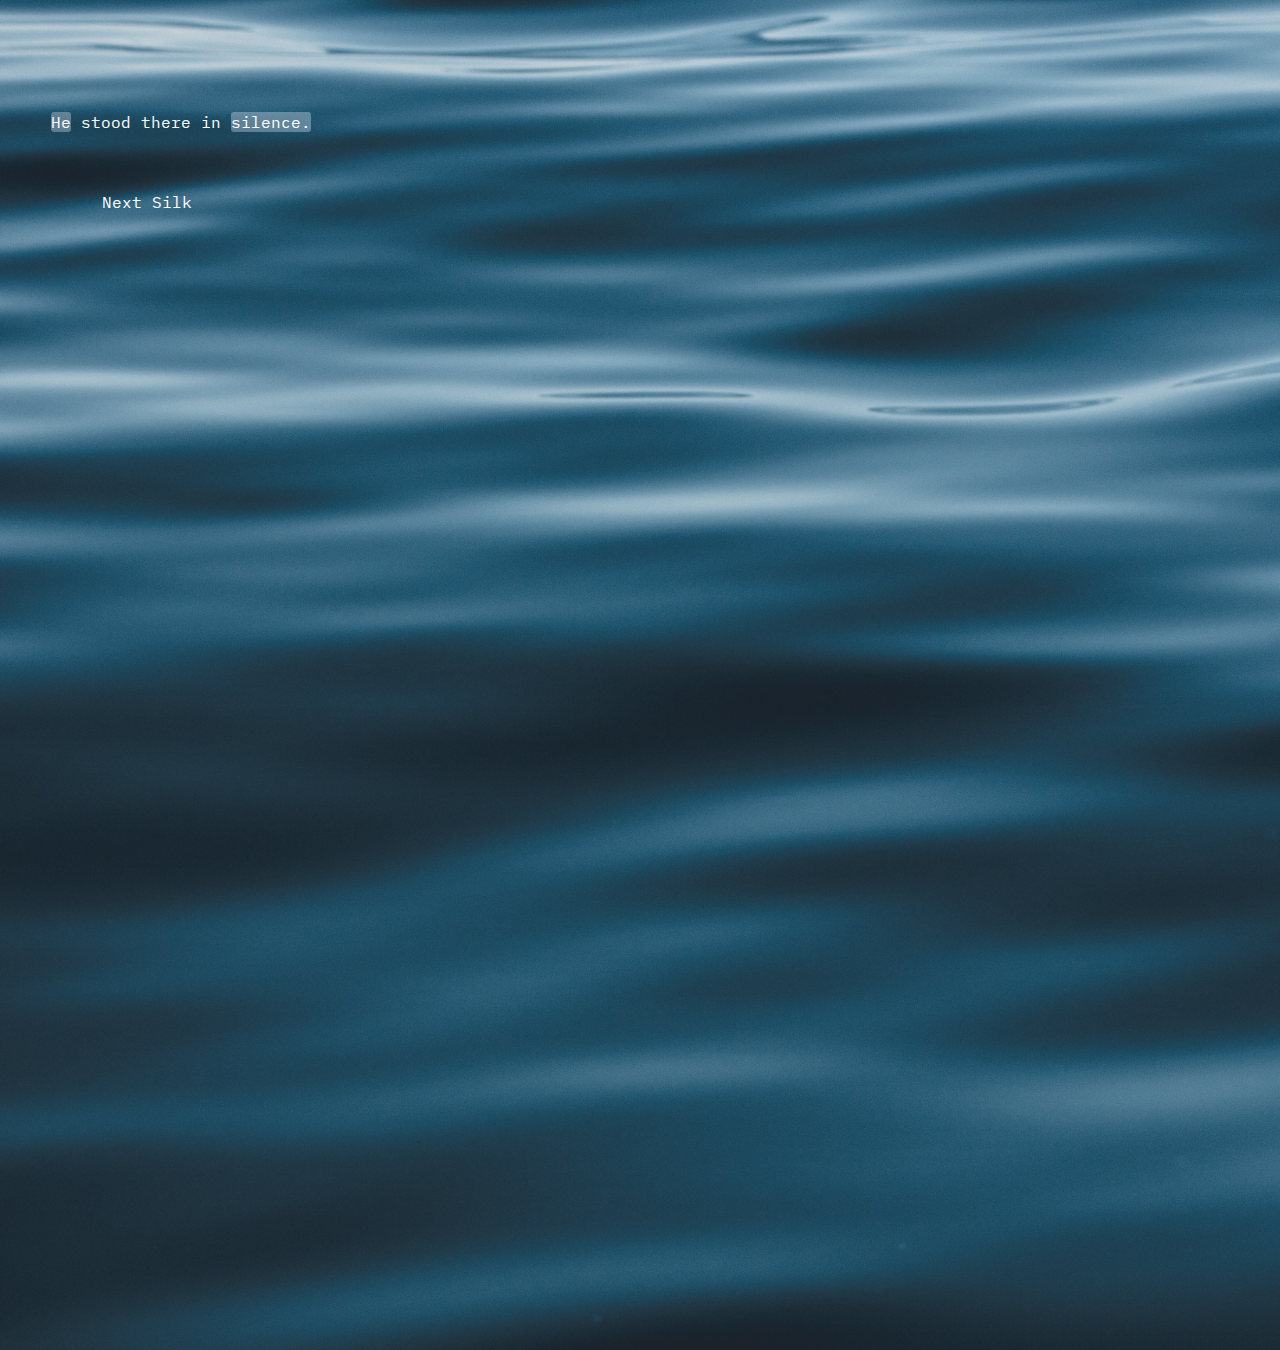
<file: story2.html>
<head>
    <script src="script.js"></script>
    <link rel="stylesheet" href="style.css">
    <title>gathering blue</title>
    <meta name="description" content="a lil' telescopic poem about alcoholism" />
    <link rel="preconnect" href="https://fonts.googleapis.com">
    <link rel="preconnect" href="https://fonts.gstatic.com" crossorigin>
    <link href="https://fonts.googleapis.com/css2?family=IBM+Plex+Mono&family=Source+Code+Pro:ital@0;1&display=swap" rel="stylesheet">
</head>

<body>
    <div class="container">
        <div id="text-container">
            <div class="block">
                <div id="text-container-inner-s"></div><br/>
                <a class="story-link" href="story3.html">Next Silk</a>
            </div>
            <div class="img-wrapper">
                <img src="./assets/images/water.jpg"/> 
            </div>
        </div>
    </div>

    <script>
        const s = `
* He 
 * As he
  * As the boy next to the river
* stood there in
* silence.
 * silence, grasping onto 
 * his bucket.
  * the last bits of water he collected at the river.

`;

        const node = createTelescopicTextFromBulletedList(s);
        const container = document.getElementById("text-container-inner-s");
        container.appendChild(node);
    </script>
</body>
</file>
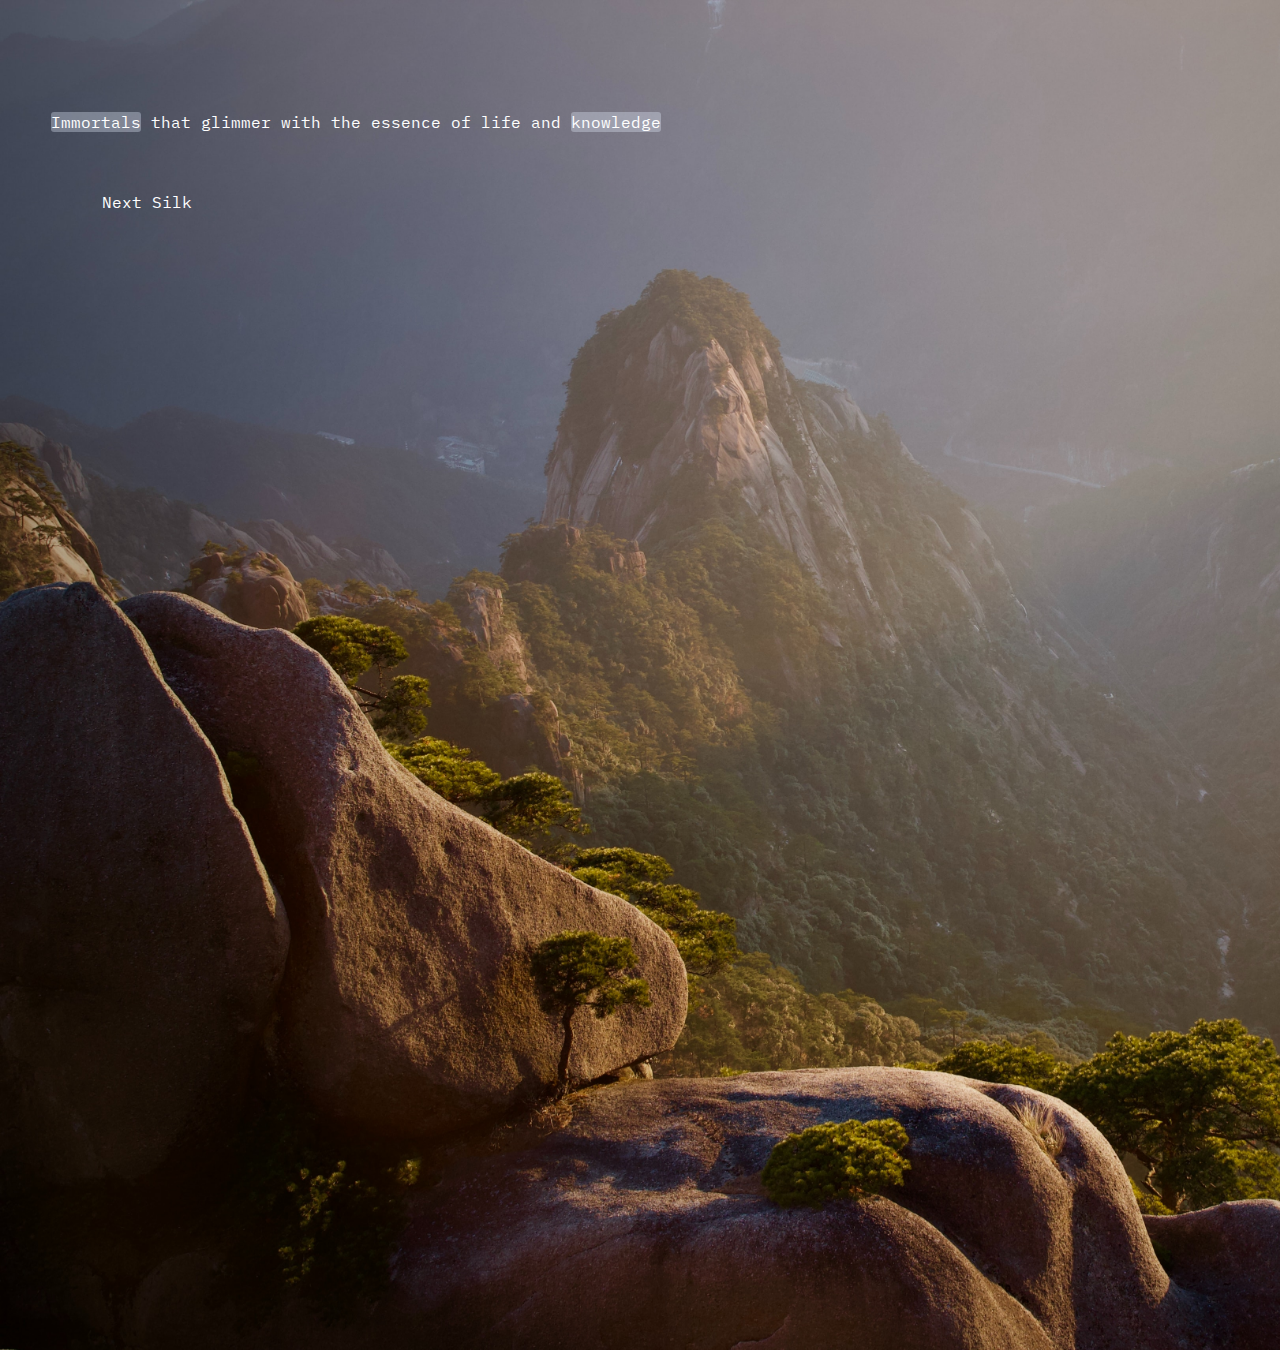
<file: story3.html>
<head>
    <script src="script.js"></script>
    <link href="style.css" rel="stylesheet" />
    <title>gathering blue</title>
    <meta name="description" content="a lil' telescopic poem about alcoholism" />
    <link rel="preconnect" href="https://fonts.googleapis.com">
    <link rel="preconnect" href="https://fonts.gstatic.com" crossorigin>
    <link href="https://fonts.googleapis.com/css2?family=IBM+Plex+Mono&family=Source+Code+Pro:ital@0;1&display=swap" rel="stylesheet">
</head>

<body>
    <div class="container">
        <div id="text-container">
            <div class="block">
                <div id="text-container-inner-s"></div><br/>
                <a class="story-link" href="story4.html">Next Silk</a>
            </div>
            <div class="img-wrapper">
                <img src="./assets/images/mount.jpg"/> 
            </div>
        </div>
    </div>

    <script>
        const s = `
* Immortals 
 * Our village lies within the mist of thirty-six strange peaks--immortals
* that glimmer with the essence of life and 
* knowledge
 * knowledge. As the morning sun strikes the tree tops, we shuffle out into the fields. 
 * Some 
  * With our silks, laden with water, we begin our daily routine. Some
 * of us bear freshly etched seeds, while others tend to older 
 * foliage.
  * foliage. It is a beautiful green world of thought.
`;

        const node = createTelescopicTextFromBulletedList(s);
        const container = document.getElementById("text-container-inner-s");
        container.appendChild(node);
    </script>
</body>
</file>
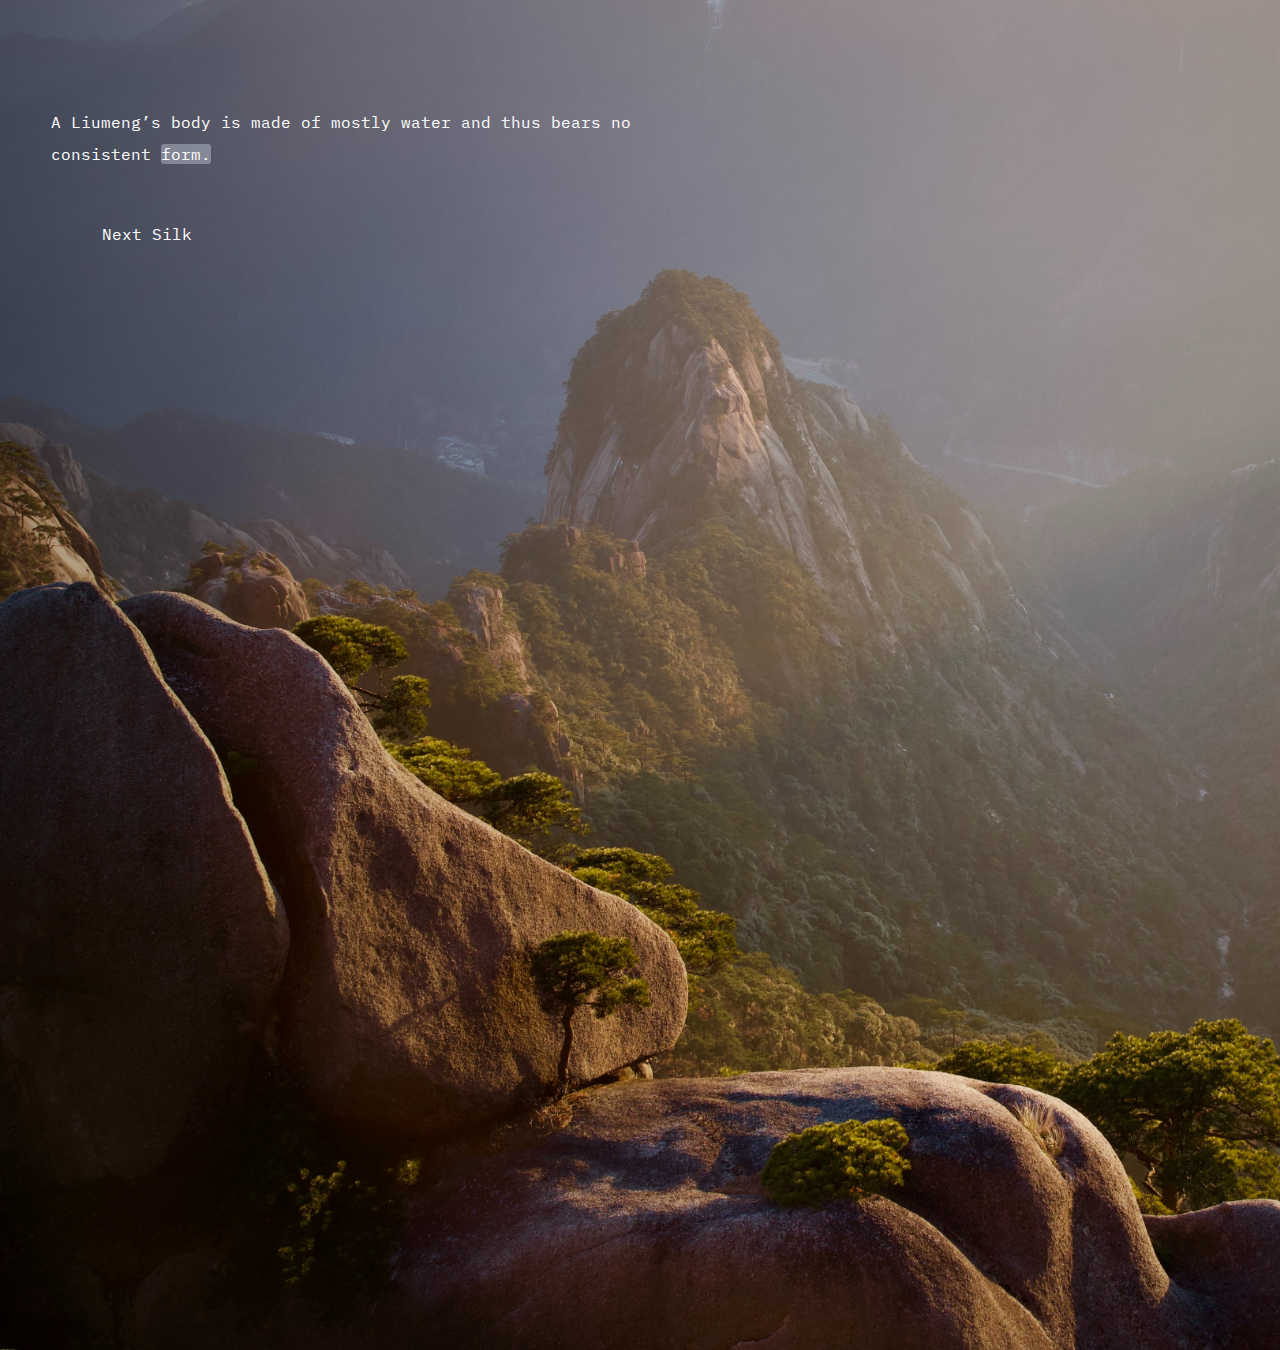
<file: story4.html>
<head>
    <script src="script.js"></script>
    <link href="style.css" rel="stylesheet" />
    <title>gathering blue</title>
    <meta name="description" content="a lil' telescopic poem about alcoholism" />
    <link rel="preconnect" href="https://fonts.googleapis.com">
    <link rel="preconnect" href="https://fonts.gstatic.com" crossorigin>
    <link href="https://fonts.googleapis.com/css2?family=IBM+Plex+Mono&family=Source+Code+Pro:ital@0;1&display=swap" rel="stylesheet">
</head>

<body>
    <div class="container">
        <div id="text-container">
            <div class="block">
                <div id="text-container-inner-s"></div><br/>
                <a class="story-link" href="story5.html">Next Silk</a>
            </div>
            <div class="img-wrapper">
                <img src="./assets/images/mount.jpg"/> 
            </div>
        </div>
    </div>

    <script>
        const s = `
* A Liumeng’s body is made of mostly water and thus bears no consistent 
* form.
 * form. Their shape is only determined by the water silks that stem from the top of their 
 * minds. 
  * minds. These water silks are the seat of a Liumengs 
  * existence. 
   * existence. The planet they inhabit is carved with large stone massifs, carved with large stone steps, and covered in laces of 
   * water.
    * water. A Liumeng ingests this water by soaking their silks in the trickles of 
    * mountain water.
     * mountain water. As the water travels from the tip of the silks to the top of a Liumeng’s mind, it mixes with the essence of the mind, altering the chemical composition of the water, thus forming a liquid matter, unique to the mind of a Liumeng. 

`;

        const node = createTelescopicTextFromBulletedList(s);
        const container = document.getElementById("text-container-inner-s");
        container.appendChild(node);
    </script>
</body>
</file>
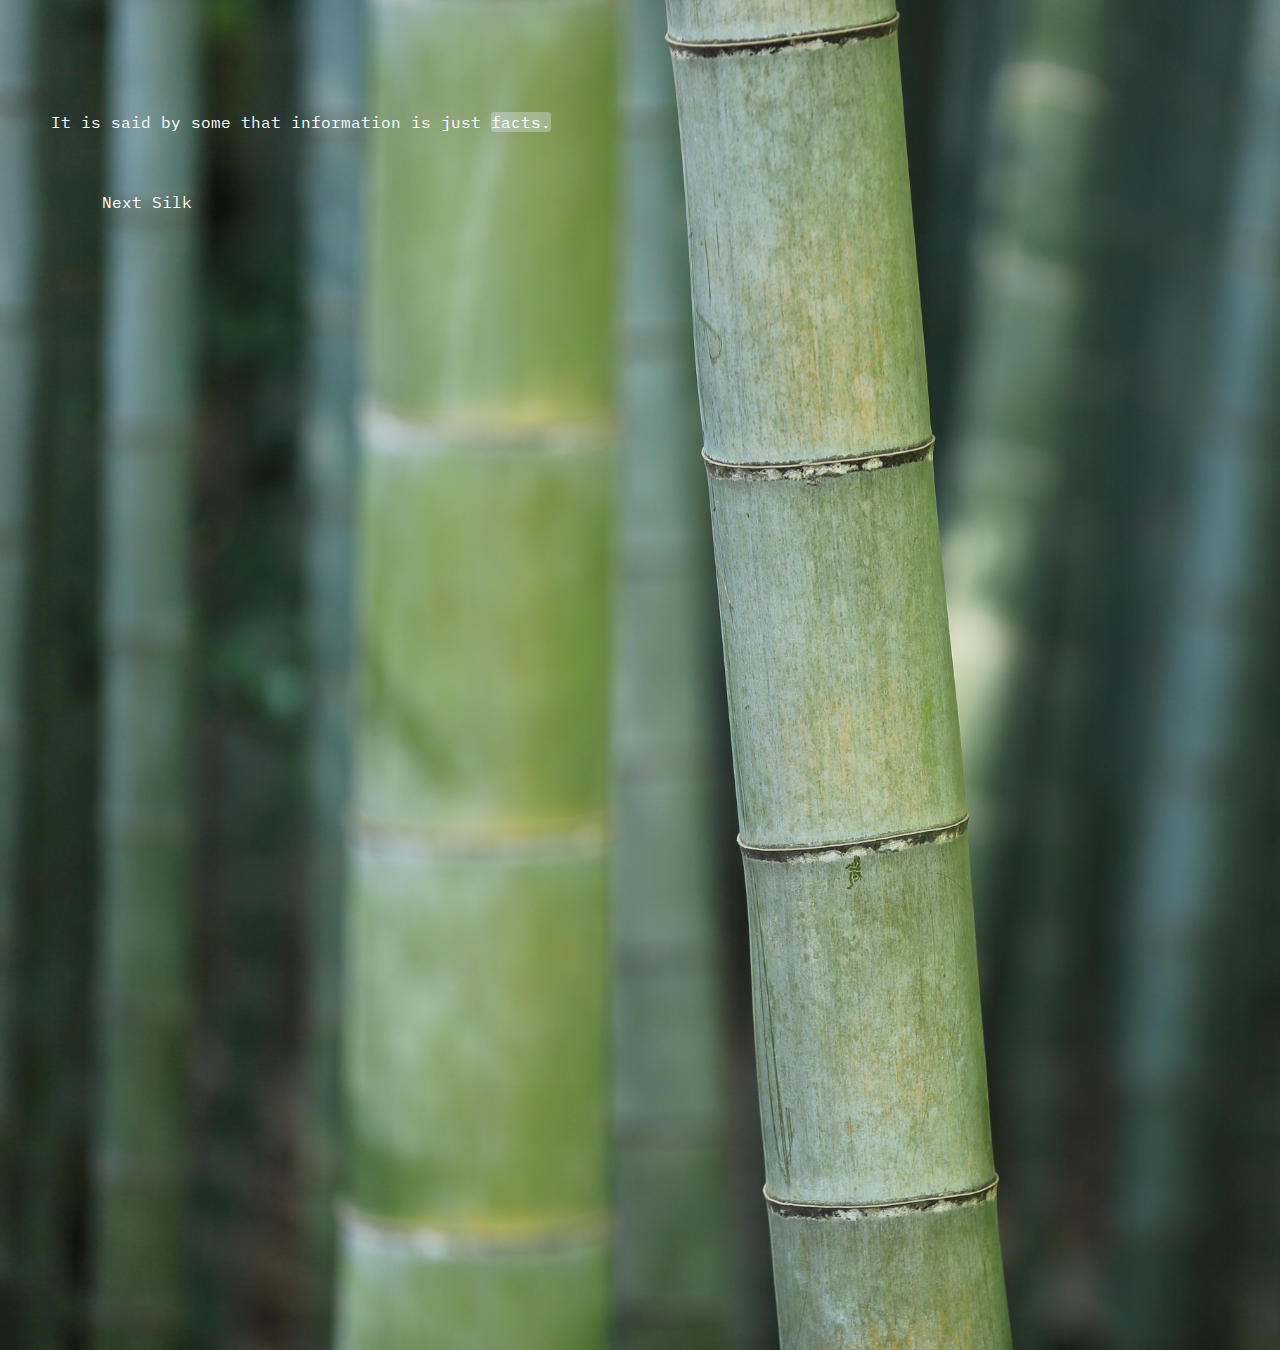
<file: story5.html>
<head>
    <script src="script.js"></script>
    <link href="style.css" rel="stylesheet" />
    <title>gathering blue</title>
    <meta name="description" content="a lil' telescopic poem about alcoholism" />
    <link rel="preconnect" href="https://fonts.googleapis.com">
    <link rel="preconnect" href="https://fonts.gstatic.com" crossorigin>
    <link href="https://fonts.googleapis.com/css2?family=IBM+Plex+Mono&family=Source+Code+Pro:ital@0;1&display=swap" rel="stylesheet">
</head>

<body>
    <div class="container">
        <div id="text-container">
            <div class="block">
                <div id="text-container-inner-s"></div><br/>
                <a class="story-link" href="story6.html">Next Silk</a>
            </div>
            <div class="img-wrapper">
                <img src="./assets/images/bamboo.jpg"/> 
            </div>
        </div>
    </div>

    <script>
        const s = `
* It is said by some that information is just 
* facts.
 * things conveyed or represented.
  * commmunication of intelligence.
   * a matter of abstract mechanics.
     * a matter of abstract mechanics, only to be known through the workings of our 
     * brain, 
      * brain, only to be experienced through the feelings of our 
      * mind. 
       * mind. We know know such views to be 
       * obselete.
        * obselete. 
        * ---
        * A farming species, the Liumengs shape information by the cultivation of a variety of flora, such as 
        * Tienchi Ginseng.
         * Yunnan Cypresses.
          * Golden Larches. 
           * Lingxuan Wolfberries. 
            * Lingxuan Wolfberries. Some of the wealthier members are able to concoct much more intricate and complicated seeds or 
            * hybrids. 
             * hybrids. Creation occurs from the beginning of 
             * seed development.
              * seed development. A writer first etches their thoughts onto a seed using a thin and hard blade they were gifted at 
              * birth. 
               * birth. The etched thoughts lay dormant until they are able to plant the seed into their ground. However, the process of implanting is a precarious one with many 
               * risks. 
                * risks. A Liumeng must choose the correct soil and grounds to place their seed 
                * in. 
                 * in. Using the liquid matter stored in the pockets of their 
                 * silks, 
                  * silks, they water the seedling with just a couple drops—any more or any less, the fragile coat of the seed could disintegrate, 
                  * forcing them 
                   * forcing them to either abandon their thought 
                   * entirely 
                    * entirely or restart the journey.


`;

        const node = createTelescopicTextFromBulletedList(s);
        const container = document.getElementById("text-container-inner-s");
        container.appendChild(node);
    </script>
</body>
</file>
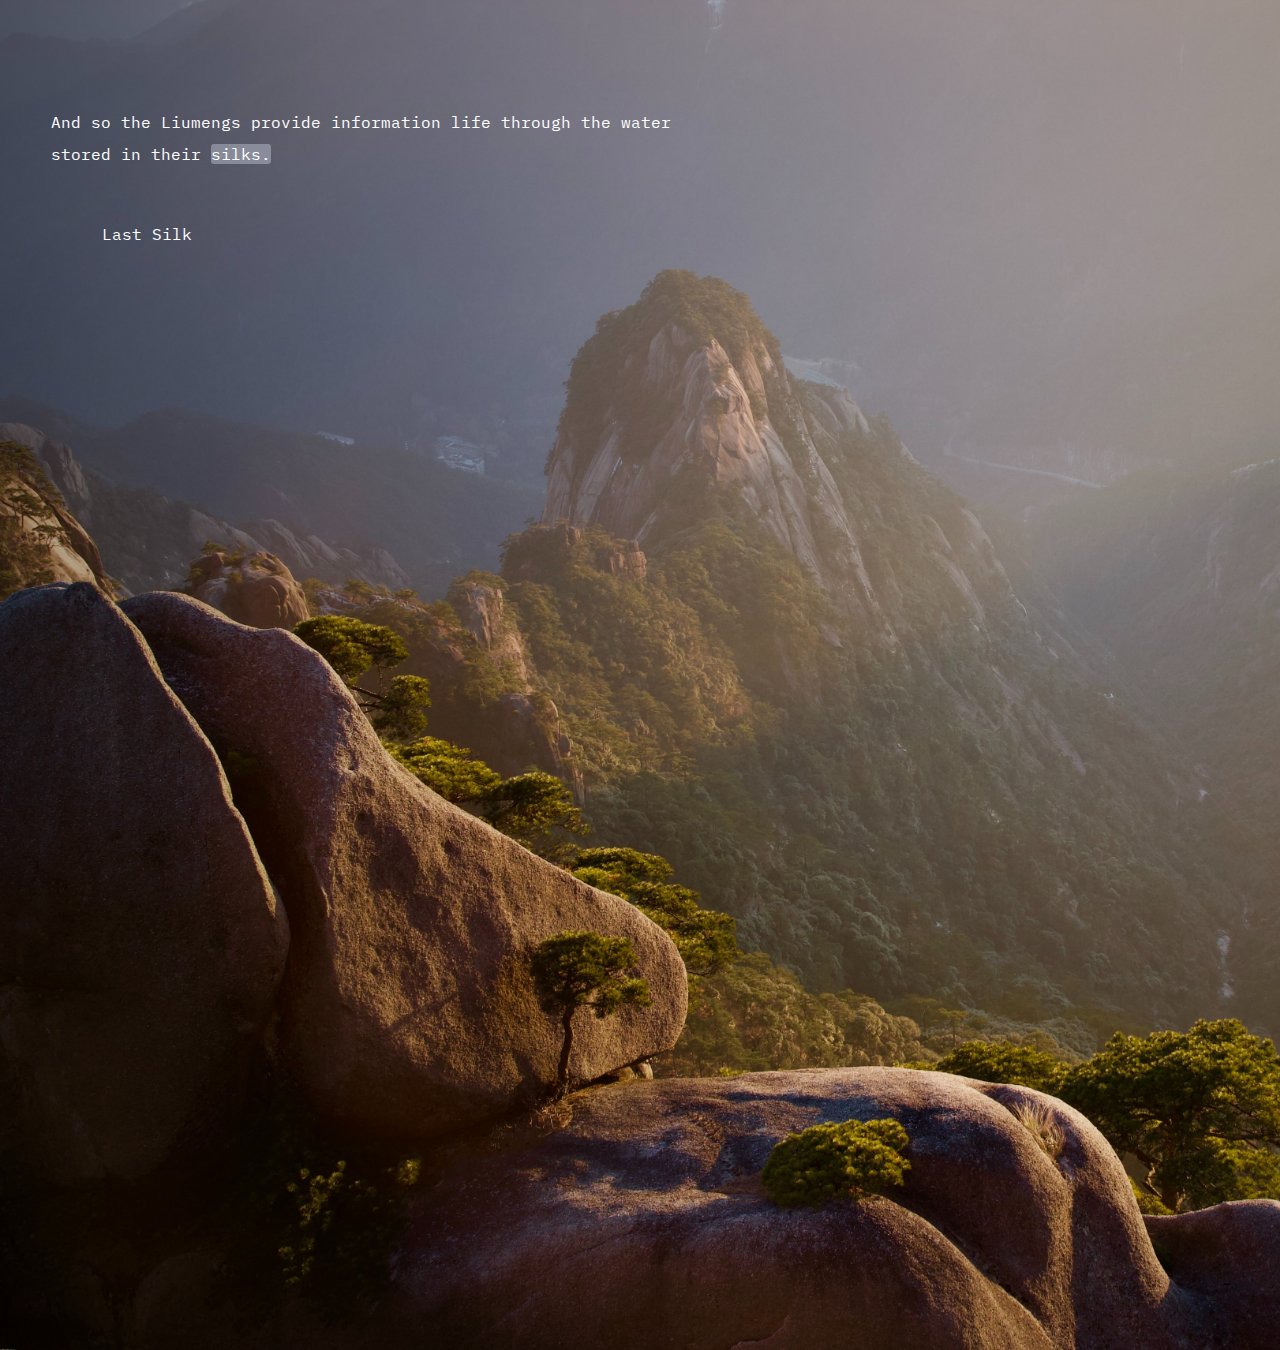
<file: story6.html>
<head>
    <script src="script.js"></script>
    <link href="style.css" rel="stylesheet" />
    <title>gathering blue</title>
    <meta name="description" content="a lil' telescopic poem about alcoholism" />
    <link rel="preconnect" href="https://fonts.googleapis.com">
    <link rel="preconnect" href="https://fonts.gstatic.com" crossorigin>
    <link href="https://fonts.googleapis.com/css2?family=IBM+Plex+Mono&family=Source+Code+Pro:ital@0;1&display=swap" rel="stylesheet">
</head>

<body>
    <div class="container">
        <div id="text-container">
            <div class="block">
                <div id="text-container-inner-s"></div><br/>
                <a class="story-link" href="story7.html">Last Silk</a>
            </div>
            <div class="img-wrapper">
                <img src="./assets/images/mount.jpg"/> 
            </div>
        </div>
    </div>

    <script>
        const s = `
* And so the Liumengs provide information life through the water stored in their 
* silks. 
 * silks. Each fiber of the silk carries the record of the accumulated mind of all its 
 * ancestors.
 * ancestors; the most durable bits surviving already millions of years of 
 * usage.

  * usage.
  * ---
  * Because of the delicate nature of storing 
  * information, 
   * information, the Liumengs were always in a precarious state of 
   * existence. 
    * existence. Any conquering race could easily ruin the traces of any of the 
    * Liumengs 
     * Liumengs and, while the mountains provided some protection from the forces of 
     * nature, 
      * nature, drought and storms would occasionally rip through their fields of 
      * thought, 
       * thought, erasing years worth of carefully cultivated information.
       * ---
       * We 
        * The last time anyone saw a Liumeng was before the Meishui drought. We
       * were only able to collect a few remnants of some of our 
       * silks.
        * silks, showing only a small glimpse of such 
        * a beautiful existence and such a tragic disaster. 
         * a beautiful existence and such a tragic disaster. These silks lay in waiting, until the day water can once again flow through the dry fiber and poured onto seeds of thought.

`;

        const node = createTelescopicTextFromBulletedList(s);
        const container = document.getElementById("text-container-inner-s");
        container.appendChild(node);
    </script>
</body>
</file>
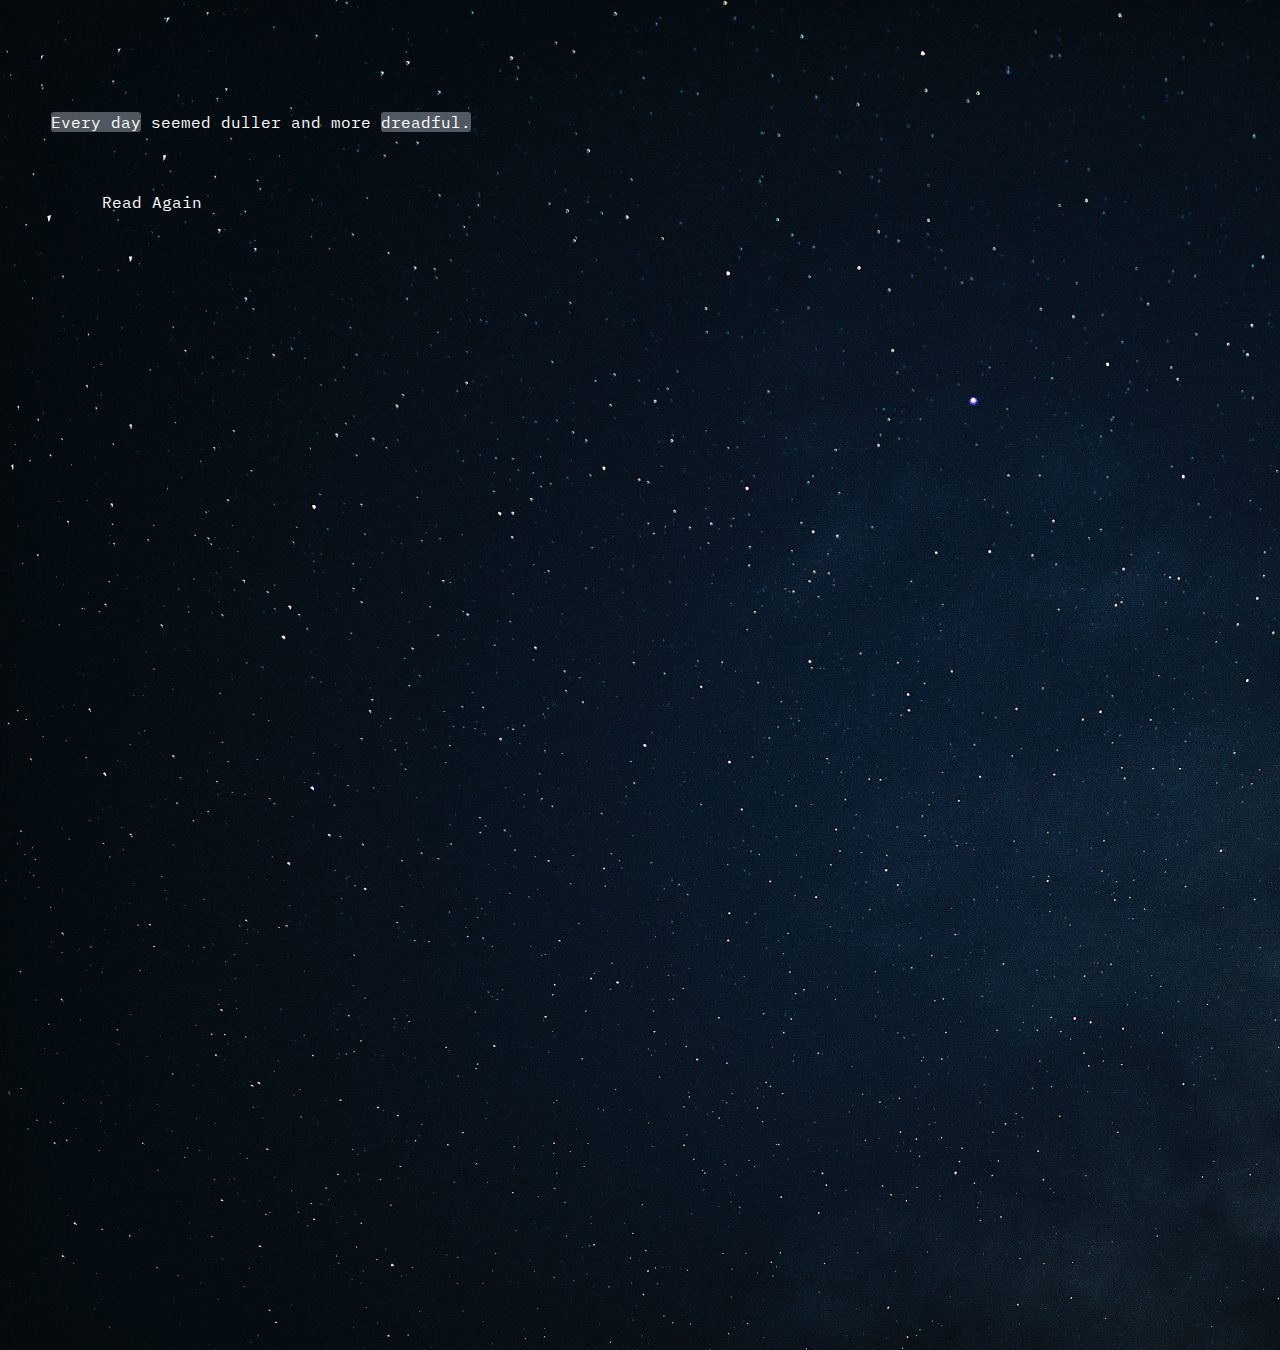
<file: story7.html>
<head>
    <script src="script.js"></script>
    <link href="style.css" rel="stylesheet" />
    <title>gathering blue</title>
    <meta name="description" content="a lil' telescopic poem about alcoholism" />
    <link rel="preconnect" href="https://fonts.googleapis.com">
    <link rel="preconnect" href="https://fonts.gstatic.com" crossorigin>
    <link href="https://fonts.googleapis.com/css2?family=IBM+Plex+Mono&family=Source+Code+Pro:ital@0;1&display=swap" rel="stylesheet">
</head>

<body>
    <div class="container">
        <div id="text-container">
            <div class="block">
                <div id="text-container-inner-s"></div><br/>
                <a class="story-link" href="index.html">Read Again</a>
            </div>
            <div class="img-wrapper">
                <img src="./assets/images/night.jpg"/> 
            </div>
        </div>
    </div>

    <script>
        const s = `
* Every day 
 * It seemed futile. Each stream slowly began to turn black. Every night seemed darker and more silent. Every day
* seemed duller and more 
* dreadful. 
 * dreadful. Our once flourishing green fields were now painted brown.


`;

        const node = createTelescopicTextFromBulletedList(s);
        const container = document.getElementById("text-container-inner-s");
        container.appendChild(node);
    </script>
</body>

<!-- * He 
 * As he
  * As the boy next to the river
* stood there in
* silence.
 * silence, grasping onto 
 * his bucket.
  * the last bits of water he collected at the river -->
</file>
<file: style.css>
:root {
    --telescope-highlight: #e7efff55;
    --telescope-highlight-hover: #c8d5ff9a;
    --telescope-text-color: #ffffff;
}

#telescope {
    color: var(--telescope-text-color);
}

#telescope blockquote {
    margin-left: 0;
    padding-left: 1rem;
    border-left: 3px solid var(--telescope-text-color);
    display: block !important;
}

#telescope .details {
    display: inline;
    border-radius: 3px;
    background-color: var(--telescope-highlight);
    transition: background-color 0.5s ease;
    cursor: pointer;
}

#telescope .details.open {
    background-color: transparent;
    cursor: initial;
}

#telescope .details.open>.summary,
#telescope .details.close>.expanded {
    display: none;
}

#telescope .details.close:hover {
    background-color: var(--telescope-highlight-hover);
}

#telescope .details *,
#telescope p * {
    list-style: none;
    display: inline;
}

body {
    background: #fff;
    margin: 0;
    padding: 0;
    overflow: hidden;
}

h1 {
    font-family: 'Barlow Condensed', sans-serif;
    font-weight: 500;
}

p {
    font-family: 'IBM Plex Mono', monospace;
}

.container {
    overflow: hidden;
}

.menu-wrapper {
    position: absolute;
    z-index: 1;
    left: 10vw;
    top: 15vh;
    color: #FFF;
    width: 20vw;
}

.home-link {
    text-decoration: none;
    color: #FFF;
}

.home-description {
    font-size: 0.9em;
    line-height: 1.8em;
}

.link-dot:hover:after {
    content: "";
    position: absolute;
    background: #FFF;
    width: 8px;
    height: 8px;
    border-radius: 100%;
    left: 45px;
    top: 89px;
}
  
.link-dot:hover {
    cursor: pointer;
}

.video-wrapper {
    width: 150vw;
    height: 100vh;
}

.video {
    height: 150%;
    z-index: -1;
}

#text-container {
    color: #000000;
    margin: 10vh 4vw;
    font-size: 1rem;
    display: flex;
    line-height: 2rem;
    font-family: 'IBM Plex Mono', monospace;
    width: 50vw;
}

.story-link {
    text-decoration: none;
    color: #FFF;
    margin-left: 4vw;
}

.story-link:hover {
    text-decoration: underline;
}

.img-wrapper {
    position: absolute;
    top: 0;
    left: 0;
    width: 150vw;
    height: 100vh;
    z-index: -10;
}

img {
    height: 150%;
    z-index: -1;
}

@media only screen and (max-width: 1000px) {
    #text-container {
        margin: 10vh 8vw;
        font-size: 2.3rem;
        line-height: 5rem;
        display: block;
    }

    video {
        display: none;
    }

    img {
        display: none;
    }
}
</file>
